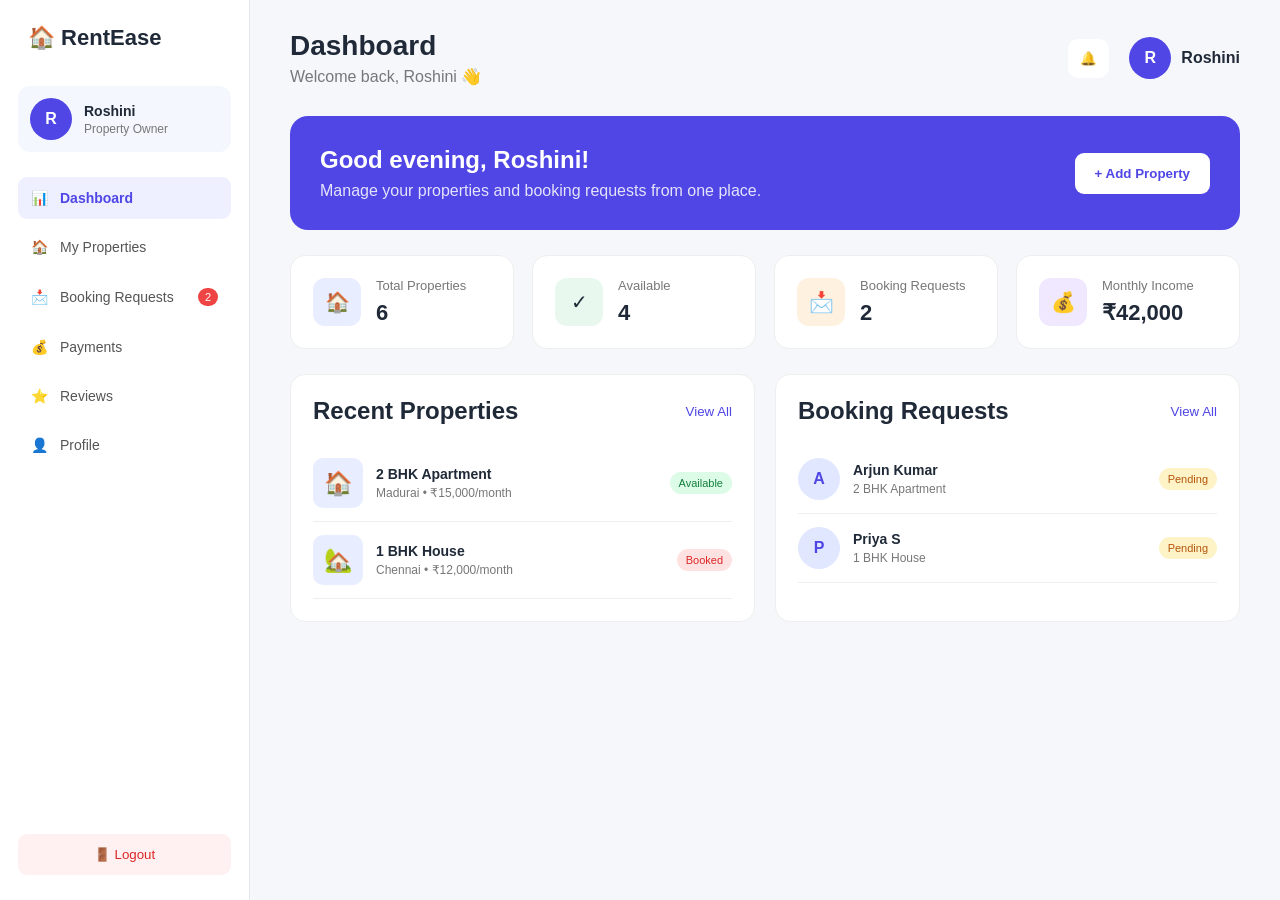
<file: index.html>
<!DOCTYPE html>
<html lang="en">
<head>
    <meta charset="UTF-8">
    <meta name="viewport" content="width=device-width, initial-scale=1.0">

    <title>Property Rental - Owner Dashboard</title>

    <link rel="stylesheet" href="style.css">
</head>

<body>

    <!-- SIDEBAR -->
    <aside class="sidebar">

        <div class="logo">
            🏠 RentEase
        </div>

        <div class="owner-profile">
            <div class="profile-circle">R</div>

            <div>
                <h3>Roshini</h3>
                <p>Property Owner</p>
            </div>
        </div>

        <nav>
            <button class="nav-item active" onclick="showSection('dashboard', this)">
                <span>📊</span> Dashboard
            </button>

            <button class="nav-item" onclick="showSection('properties', this)">
                <span>🏠</span> My Properties
            </button>

            <button class="nav-item" onclick="showSection('bookings', this)">
                <span>📩</span> Booking Requests
                <span class="notification">2</span>
            </button>

            <button class="nav-item">
                <span>💰</span> Payments
            </button>

            <button class="nav-item">
                <span>⭐</span> Reviews
            </button>

            <button class="nav-item">
                <span>👤</span> Profile
            </button>
        </nav>

        <button class="logout">
            🚪 Logout
        </button>

    </aside>


    <!-- MAIN CONTENT -->
    <main class="main-content">

        <!-- TOP BAR -->
        <header class="topbar">

            <div>
                <h1 id="pageTitle">Dashboard</h1>
                <p>Welcome back, Roshini 👋</p>
            </div>

            <div class="top-actions">
                <button class="icon-button">🔔</button>

                <div class="user-mini">
                    <div class="small-circle">R</div>
                    <span>Roshini</span>
                </div>
            </div>

        </header>


        <!-- DASHBOARD -->
        <section id="dashboard" class="section active-section">

            <div class="welcome-card">

                <div>
                    <h2>Good evening, Roshini!</h2>

                    <p>
                        Manage your properties and booking requests
                        from one place.
                    </p>
                </div>

                <button onclick="showSectionById('properties')">
                    + Add Property
                </button>

            </div>


            <!-- STATISTICS -->

            <div class="stats-grid">

                <div class="stat-card">
                    <div class="stat-icon blue">🏠</div>

                    <div>
                        <p>Total Properties</p>
                        <h2>6</h2>
                    </div>
                </div>


                <div class="stat-card">
                    <div class="stat-icon green">✓</div>

                    <div>
                        <p>Available</p>
                        <h2>4</h2>
                    </div>
                </div>


                <div class="stat-card">
                    <div class="stat-icon orange">📩</div>

                    <div>
                        <p>Booking Requests</p>
                        <h2>2</h2>
                    </div>
                </div>


                <div class="stat-card">
                    <div class="stat-icon purple">💰</div>

                    <div>
                        <p>Monthly Income</p>
                        <h2>₹42,000</h2>
                    </div>
                </div>

            </div>


            <!-- QUICK OVERVIEW -->

            <div class="dashboard-grid">

                <div class="panel">

                    <div class="panel-header">
                        <h2>Recent Properties</h2>

                        <button onclick="showSectionById('properties')">
                            View All
                        </button>
                    </div>

                    <div class="mini-property">

                        <div class="mini-image">🏠</div>

                        <div>
                            <h3>2 BHK Apartment</h3>
                            <p>Madurai • ₹15,000/month</p>
                        </div>

                        <span class="available">Available</span>

                    </div>


                    <div class="mini-property">

                        <div class="mini-image">🏡</div>

                        <div>
                            <h3>1 BHK House</h3>
                            <p>Chennai • ₹12,000/month</p>
                        </div>

                        <span class="booked">Booked</span>

                    </div>

                </div>


                <div class="panel">

                    <div class="panel-header">
                        <h2>Booking Requests</h2>

                        <button onclick="showSectionById('bookings')">
                            View All
                        </button>
                    </div>


                    <div class="booking-mini">

                        <div class="tenant-avatar">A</div>

                        <div>
                            <h3>Arjun Kumar</h3>
                            <p>2 BHK Apartment</p>
                        </div>

                        <span class="pending">Pending</span>

                    </div>


                    <div class="booking-mini">

                        <div class="tenant-avatar">P</div>

                        <div>
                            <h3>Priya S</h3>
                            <p>1 BHK House</p>
                        </div>

                        <span class="pending">Pending</span>

                    </div>

                </div>

            </div>

        </section>


        <!-- MY PROPERTIES -->

        <section id="properties" class="section">

            <div class="section-heading">

                <div>
                    <h2>My Properties</h2>
                    <p>Manage your rental properties</p>
                </div>

                <button class="primary-button" onclick="openPropertyModal()">
                    + Add Property
                </button>

            </div>


            <!-- FILTERS -->

            <div class="filter-bar">

                <input
                    type="text"
                    id="propertySearch"
                    placeholder="🔍 Search properties..."
                    onkeyup="searchProperties()"
                >

                <select id="propertyFilter" onchange="filterProperties()">

                    <option value="all">All Properties</option>
                    <option value="available">Available</option>
                    <option value="booked">Booked</option>

                </select>

            </div>


            <!-- PROPERTY CARDS -->

            <div class="property-grid" id="propertyGrid">


                <!-- PROPERTY 1 -->

                <div class="property-card" data-status="available">

                    <div class="property-image house-one">

                        <span class="property-status available">
                            Available
                        </span>

                    </div>

                    <div class="property-content">

                        <h3>2 BHK Apartment</h3>

                        <p class="location">
                            📍 Madurai, Tamil Nadu
                        </p>

                        <div class="property-info">

                            <span>🛏 2 Beds</span>
                            <span>🚿 2 Baths</span>

                        </div>

                        <div class="property-bottom">

                            <strong>₹15,000<span>/month</span></strong>

                            <button
                                class="edit-button"
                                onclick="editProperty('2 BHK Apartment')"
                            >
                                Edit
                            </button>

                        </div>

                    </div>

                </div>


                <!-- PROPERTY 2 -->

                <div class="property-card" data-status="booked">

                    <div class="property-image house-two">

                        <span class="property-status booked">
                            Booked
                        </span>

                    </div>

                    <div class="property-content">

                        <h3>1 BHK House</h3>

                        <p class="location">
                            📍 Chennai, Tamil Nadu
                        </p>

                        <div class="property-info">

                            <span>🛏 1 Bed</span>
                            <span>🚿 1 Bath</span>

                        </div>

                        <div class="property-bottom">

                            <strong>₹12,000<span>/month</span></strong>

                            <button
                                class="edit-button"
                                onclick="editProperty('1 BHK House')"
                            >
                                Edit
                            </button>

                        </div>

                    </div>

                </div>


                <!-- PROPERTY 3 -->

                <div class="property-card" data-status="available">

                    <div class="property-image house-three">

                        <span class="property-status available">
                            Available
                        </span>

                    </div>

                    <div class="property-content">

                        <h3>3 BHK Villa</h3>

                        <p class="location">
                            📍 Trichy, Tamil Nadu
                        </p>

                        <div class="property-info">

                            <span>🛏 3 Beds</span>
                            <span>🚿 3 Baths</span>

                        </div>

                        <div class="property-bottom">

                            <strong>₹18,000<span>/month</span></strong>

                            <button
                                class="edit-button"
                                onclick="editProperty('3 BHK Villa')"
                            >
                                Edit
                            </button>

                        </div>

                    </div>

                </div>

            </div>

        </section>


        <!-- BOOKING REQUESTS -->

        <section id="bookings" class="section">

            <div class="section-heading">

                <div>
                    <h2>Booking Requests</h2>
                    <p>Review and manage tenant requests</p>
                </div>

                <div class="booking-count">
                    2 Pending Requests
                </div>

            </div>


            <!-- BOOKING REQUEST 1 -->

            <div class="booking-card" id="booking1">

                <div class="tenant-section">

                    <div class="large-avatar">
                        A
                    </div>

                    <div>
                        <h2>Arjun Kumar</h2>

                        <p>
                            📧 arjun@email.com
                        </p>

                        <p>
                            📞 +91 98765 43210
                        </p>
                    </div>

                </div>


                <div class="booking-property">

                    <div class="booking-house-image">
                        🏠
                    </div>

                    <div>

                        <h3>2 BHK Apartment</h3>

                        <p>📍 Madurai, Tamil Nadu</p>

                        <p>🛏 2 Bedrooms • 🚿 2 Bathrooms</p>

                    </div>

                </div>


                <div class="booking-details">

                    <div>
                        <span>Monthly Rent</span>
                        <strong>₹15,000</strong>
                    </div>

                    <div>
                        <span>Move-in Date</span>
                        <strong>01 Sep 2026</strong>
                    </div>

                    <div>
                        <span>Request Date</span>
                        <strong>18 Aug 2026</strong>
                    </div>

                </div>


                <div class="booking-actions">

                    <button
                        class="accept-button"
                        onclick="acceptBooking('booking1')"
                    >
                        ✓ Accept Request
                    </button>

                    <button
                        class="reject-button"
                        onclick="rejectBooking('booking1')"
                    >
                        ✕ Reject
                    </button>

                    <button class="view-button">
                        View Details
                    </button>

                </div>

            </div>


            <!-- BOOKING REQUEST 2 -->

            <div class="booking-card" id="booking2">

                <div class="tenant-section">

                    <div class="large-avatar avatar-purple">
                        P
                    </div>

                    <div>

                        <h2>Priya S</h2>

                        <p>
                            📧 priya@email.com
                        </p>

                        <p>
                            📞 +91 91234 56789
                        </p>

                    </div>

                </div>


                <div class="booking-property">

                    <div class="booking-house-image">
                        🏡
                    </div>

                    <div>

                        <h3>1 BHK House</h3>

                        <p>📍 Chennai, Tamil Nadu</p>

                        <p>🛏 1 Bedroom • 🚿 1 Bathroom</p>

                    </div>

                </div>


                <div class="booking-details">

                    <div>
                        <span>Monthly Rent</span>
                        <strong>₹12,000</strong>
                    </div>

                    <div>
                        <span>Move-in Date</span>
                        <strong>05 Sep 2026</strong>
                    </div>

                    <div>
                        <span>Request Date</span>
                        <strong>17 Aug 2026</strong>
                    </div>

                </div>


                <div class="booking-actions">

                    <button
                        class="accept-button"
                        onclick="acceptBooking('booking2')"
                    >
                        ✓ Accept Request
                    </button>

                    <button
                        class="reject-button"
                        onclick="rejectBooking('booking2')"
                    >
                        ✕ Reject
                    </button>

                    <button class="view-button">
                        View Details
                    </button>

                </div>

            </div>

        </section>

    </main>


    <!-- ADD PROPERTY MODAL -->

    <div class="modal-overlay" id="propertyModal">

        <div class="modal">

            <div class="modal-header">

                <div>
                    <h2>Add New Property</h2>
                    <p>Enter your property details</p>
                </div>

                <button onclick="closePropertyModal()">×</button>

            </div>


            <form onsubmit="addProperty(event)">

                <div class="form-group">

                    <label>Property Title</label>

                    <input
                        type="text"
                        id="propertyTitle"
                        placeholder="Example: 2 BHK Apartment"
                        required
                    >

                </div>


                <div class="form-row">

                    <div class="form-group">

                        <label>Property Type</label>

                        <select required>

                            <option value="">Select type</option>
                            <option>Apartment</option>
                            <option>House</option>
                            <option>Villa</option>

                        </select>

                    </div>


                    <div class="form-group">

                        <label>Monthly Rent</label>

                        <input
                            type="number"
                            placeholder="15000"
                            required
                        >

                    </div>

                </div>


                <div class="form-row">

                    <div class="form-group">

                        <label>Location</label>

                        <input
                            type="text"
                            placeholder="Madurai"
                            required
                        >

                    </div>


                    <div class="form-group">

                        <label>Bedrooms</label>

                        <input
                            type="number"
                            min="1"
                            placeholder="2"
                            required
                        >

                    </div>

                </div>


                <div class="form-group">

                    <label>Description</label>

                    <textarea
                        placeholder="Describe your property..."
                    ></textarea>

                </div>


                <div class="form-group">

                    <label>Property Image</label>

                    <div class="upload-box">

                        📷

                        <span>
                            Click to upload property image
                        </span>

                        <input type="file">

                    </div>

                </div>


                <div class="ai-check">

                    <div>
                        <strong>🤖 AI Scam Detection</strong>

                        <p>
                            Your property will be checked for
                            suspicious listing patterns.
                        </p>
                    </div>

                    <span>Enabled</span>

                </div>


                <div class="modal-actions">

                    <button
                        type="button"
                        class="cancel-button"
                        onclick="closePropertyModal()"
                    >
                        Cancel
                    </button>

                    <button
                        type="submit"
                        class="primary-button"
                    >
                        Add Property
                    </button>

                </div>

            </form>

        </div>

    </div>


    <script src="script.js"></script>

</body>
</html>
</file>
<file: style.css>
* {
    margin: 0;
    padding: 0;
    box-sizing: border-box;
}

body {
    font-family: Arial, Helvetica, sans-serif;
    background: #f6f7fb;
    color: #1f2937;
}


/* SIDEBAR */

.sidebar {
    width: 250px;
    height: 100vh;
    background: white;
    position: fixed;
    left: 0;
    top: 0;
    border-right: 1px solid #e5e7eb;
    padding: 25px 18px;
    display: flex;
    flex-direction: column;
}

.logo {
    font-size: 22px;
    font-weight: bold;
    margin-bottom: 35px;
    padding-left: 10px;
}

.owner-profile {
    display: flex;
    align-items: center;
    gap: 12px;
    padding: 12px;
    background: #f5f7ff;
    border-radius: 12px;
    margin-bottom: 25px;
}

.profile-circle,
.small-circle {
    width: 42px;
    height: 42px;
    border-radius: 50%;
    display: flex;
    justify-content: center;
    align-items: center;
    background: #4f46e5;
    color: white;
    font-weight: bold;
}

.owner-profile h3 {
    font-size: 14px;
}

.owner-profile p {
    color: #777;
    font-size: 12px;
    margin-top: 3px;
}

nav {
    display: flex;
    flex-direction: column;
    gap: 7px;
}

.nav-item {
    border: none;
    background: transparent;
    padding: 13px;
    border-radius: 9px;
    text-align: left;
    cursor: pointer;
    font-size: 14px;
    display: flex;
    align-items: center;
    gap: 12px;
    color: #555;
}

.nav-item:hover,
.nav-item.active {
    background: #eef0ff;
    color: #4f46e5;
    font-weight: bold;
}

.notification {
    margin-left: auto;
    background: #ef4444;
    color: white;
    padding: 3px 7px;
    border-radius: 20px;
    font-size: 11px;
}

.logout {
    margin-top: auto;
    padding: 13px;
    border: none;
    background: #fff1f2;
    color: #dc2626;
    border-radius: 9px;
    cursor: pointer;
}


/* MAIN */

.main-content {
    margin-left: 250px;
    padding: 30px 40px;
}

.topbar {
    display: flex;
    justify-content: space-between;
    align-items: center;
    margin-bottom: 30px;
}

.topbar h1 {
    font-size: 28px;
}

.topbar p {
    color: #777;
    margin-top: 5px;
}

.top-actions {
    display: flex;
    align-items: center;
    gap: 20px;
}

.icon-button {
    border: none;
    background: white;
    padding: 12px;
    border-radius: 10px;
    cursor: pointer;
}

.user-mini {
    display: flex;
    align-items: center;
    gap: 10px;
    font-weight: bold;
}


/* SECTIONS */

.section {
    display: none;
}

.active-section {
    display: block;
}


/* WELCOME */

.welcome-card {
    background: #4f46e5;
    color: white;
    padding: 30px;
    border-radius: 18px;
    display: flex;
    justify-content: space-between;
    align-items: center;
    margin-bottom: 25px;
}

.welcome-card h2 {
    margin-bottom: 8px;
}

.welcome-card p {
    opacity: .85;
}

.welcome-card button {
    background: white;
    color: #4f46e5;
    border: none;
    padding: 13px 20px;
    border-radius: 9px;
    font-weight: bold;
    cursor: pointer;
}


/* STATS */

.stats-grid {
    display: grid;
    grid-template-columns: repeat(4, 1fr);
    gap: 18px;
    margin-bottom: 25px;
}

.stat-card {
    background: white;
    padding: 22px;
    border-radius: 15px;
    display: flex;
    gap: 15px;
    align-items: center;
    border: 1px solid #eee;
}

.stat-card p {
    color: #777;
    font-size: 13px;
    margin-bottom: 7px;
}

.stat-card h2 {
    font-size: 22px;
}

.stat-icon {
    width: 48px;
    height: 48px;
    border-radius: 12px;
    display: flex;
    justify-content: center;
    align-items: center;
    font-size: 20px;
}

.blue {
    background: #e8edff;
}

.green {
    background: #e8f8ee;
}

.orange {
    background: #fff1df;
}

.purple {
    background: #f0e8ff;
}


/* PANELS */

.dashboard-grid {
    display: grid;
    grid-template-columns: 1fr 1fr;
    gap: 20px;
}

.panel {
    background: white;
    padding: 22px;
    border-radius: 15px;
    border: 1px solid #eee;
}

.panel-header {
    display: flex;
    justify-content: space-between;
    margin-bottom: 20px;
}

.panel-header button {
    border: none;
    background: transparent;
    color: #4f46e5;
    cursor: pointer;
}

.mini-property,
.booking-mini {
    display: flex;
    align-items: center;
    gap: 13px;
    padding: 13px 0;
    border-bottom: 1px solid #eee;
}

.mini-image {
    width: 50px;
    height: 50px;
    background: #e8edff;
    border-radius: 10px;
    display: flex;
    align-items: center;
    justify-content: center;
    font-size: 23px;
}

.mini-property h3,
.booking-mini h3 {
    font-size: 14px;
}

.mini-property p,
.booking-mini p {
    color: #777;
    font-size: 12px;
    margin-top: 4px;
}

.available,
.booked,
.pending {
    margin-left: auto;
    font-size: 11px;
    padding: 5px 9px;
    border-radius: 20px;
}

.available {
    background: #dcfce7;
    color: #15803d;
}

.booked {
    background: #fee2e2;
    color: #dc2626;
}

.pending {
    background: #fef3c7;
    color: #b45309;
}

.tenant-avatar {
    width: 42px;
    height: 42px;
    border-radius: 50%;
    background: #e0e7ff;
    color: #4f46e5;
    display: flex;
    align-items: center;
    justify-content: center;
    font-weight: bold;
}


/* SECTION HEADING */

.section-heading {
    display: flex;
    justify-content: space-between;
    align-items: center;
    margin-bottom: 25px;
}

.section-heading h2 {
    font-size: 25px;
}

.section-heading p {
    color: #777;
    margin-top: 5px;
}

.primary-button {
    background: #4f46e5;
    color: white;
    border: none;
    padding: 12px 18px;
    border-radius: 9px;
    cursor: pointer;
    font-weight: bold;
}

.primary-button:hover {
    background: #4338ca;
}


/* FILTER */

.filter-bar {
    background: white;
    padding: 15px;
    border-radius: 12px;
    display: flex;
    gap: 15px;
    margin-bottom: 25px;
}

.filter-bar input,
.filter-bar select {
    padding: 12px;
    border: 1px solid #ddd;
    border-radius: 8px;
}

.filter-bar input {
    width: 350px;
}


/* PROPERTY GRID */

.property-grid {
    display: grid;
    grid-template-columns: repeat(3, 1fr);
    gap: 20px;
}

.property-card {
    background: white;
    border-radius: 15px;
    overflow: hidden;
    border: 1px solid #eee;
}

.property-image {
    height: 180px;
    position: relative;
    display: flex;
    justify-content: flex-end;
    padding: 15px;
}

.house-one {
    background: linear-gradient(135deg, #dbeafe, #bfdbfe);
}

.house-two {
    background: linear-gradient(135deg, #fce7f3, #fbcfe8);
}

.house-three {
    background: linear-gradient(135deg, #dcfce7, #bbf7d0);
}

.property-status {
    height: fit-content;
    padding: 6px 10px;
    border-radius: 20px;
    font-size: 11px;
    font-weight: bold;
}

.property-content {
    padding: 18px;
}

.property-content h3 {
    font-size: 17px;
}

.location {
    color: #777;
    font-size: 13px;
    margin: 8px 0;
}

.property-info {
    display: flex;
    gap: 15px;
    font-size: 12px;
    color: #666;
    padding: 10px 0;
    border-bottom: 1px solid #eee;
}

.property-bottom {
    display: flex;
    align-items: center;
    justify-content: space-between;
    margin-top: 13px;
}

.property-bottom strong {
    font-size: 17px;
}

.property-bottom strong span {
    font-size: 11px;
    color: #777;
    font-weight: normal;
}

.edit-button {
    border: 1px solid #ddd;
    background: white;
    padding: 7px 12px;
    border-radius: 7px;
    cursor: pointer;
}


/* BOOKING CARD */

.booking-card {
    background: white;
    padding: 25px;
    border-radius: 15px;
    border: 1px solid #eee;
    margin-bottom: 20px;
}

.tenant-section {
    display: flex;
    align-items: center;
    gap: 15px;
    margin-bottom: 22px;
}

.large-avatar {
    width: 55px;
    height: 55px;
    border-radius: 50%;
    background: #e0e7ff;
    color: #4f46e5;
    display: flex;
    justify-content: center;
    align-items: center;
    font-size: 20px;
    font-weight: bold;
}

.avatar-purple {
    background: #f3e8ff;
    color: #9333ea;
}

.tenant-section h2 {
    font-size: 17px;
}

.tenant-section p {
    color: #777;
    font-size: 12px;
    margin-top: 4px;
}

.booking-property {
    background: #f8f9fc;
    padding: 15px;
    border-radius: 10px;
    display: flex;
    gap: 15px;
    align-items: center;
}

.booking-house-image {
    width: 70px;
    height: 70px;
    background: #e0e7ff;
    border-radius: 10px;
    display: flex;
    justify-content: center;
    align-items: center;
    font-size: 28px;
}

.booking-property h3 {
    margin-bottom: 7px;
}

.booking-property p {
    color: #777;
    font-size: 12px;
    margin-top: 4px;
}

.booking-details {
    display: grid;
    grid-template-columns: repeat(3, 1fr);
    margin: 20px 0;
    padding: 18px 0;
    border-top: 1px solid #eee;
    border-bottom: 1px solid #eee;
}

.booking-details span {
    display: block;
    color: #777;
    font-size: 12px;
    margin-bottom: 5px;
}

.booking-details strong {
    font-size: 14px;
}

.booking-actions {
    display: flex;
    gap: 10px;
}

.booking-actions button {
    padding: 10px 16px;
    border-radius: 8px;
    cursor: pointer;
    font-weight: bold;
}

.accept-button {
    background: #16a34a;
    color: white;
    border: none;
}

.reject-button {
    background: #fee2e2;
    color: #dc2626;
    border: none;
}

.view-button {
    background: white;
    border: 1px solid #ddd;
}


/* BOOKING COUNT */

.booking-count {
    background: #fff7ed;
    color: #c2410c;
    padding: 9px 14px;
    border-radius: 20px;
    font-size: 13px;
}


/* MODAL */

.modal-overlay {
    position: fixed;
    inset: 0;
    background: rgba(0, 0, 0, .45);
    display: none;
    justify-content: center;
    align-items: center;
    padding: 20px;
}

.modal-overlay.show {
    display: flex;
}

.modal {
    background: white;
    width: 600px;
    max-height: 90vh;
    overflow-y: auto;
    border-radius: 16px;
    padding: 25px;
}

.modal-header {
    display: flex;
    justify-content: space-between;
    margin-bottom: 25px;
}

.modal-header h2 {
    font-size: 21px;
}

.modal-header p {
    color: #777;
    font-size: 13px;
    margin-top: 4px;
}

.modal-header button {
    border: none;
    background: #f3f4f6;
    width: 35px;
    height: 35px;
    border-radius: 50%;
    font-size: 22px;
    cursor: pointer;
}

.form-group {
    margin-bottom: 17px;
}

.form-group label {
    display: block;
    font-size: 13px;
    font-weight: bold;
    margin-bottom: 7px;
}

.form-group input,
.form-group select,
.form-group textarea {
    width: 100%;
    padding: 11px;
    border: 1px solid #ddd;
    border-radius: 8px;
    outline: none;
}

.form-group textarea {
    height: 90px;
    resize: vertical;
}

.form-row {
    display: grid;
    grid-template-columns: 1fr 1fr;
    gap: 15px;
}

.upload-box {
    border: 2px dashed #ddd;
    padding: 20px;
    border-radius: 10px;
    text-align: center;
    color: #777;
}

.upload-box input {
    margin-top: 10px;
}

.ai-check {
    background: #eef0ff;
    padding: 15px;
    border-radius: 10px;
    display: flex;
    justify-content: space-between;
    align-items: center;
}

.ai-check p {
    font-size: 11px;
    color: #666;
    margin-top: 4px;
}

.ai-check span {
    color: #4f46e5;
    font-size: 12px;
    font-weight: bold;
}

.modal-actions {
    display: flex;
    justify-content: flex-end;
    gap: 10px;
    margin-top: 25px;
}

.cancel-button {
    border: 1px solid #ddd;
    background: white;
    padding: 12px 18px;
    border-radius: 8px;
    cursor: pointer;
}


/* RESPONSIVE */

@media (max-width: 1100px) {

    .stats-grid {
        grid-template-columns: repeat(2, 1fr);
    }

    .property-grid {
        grid-template-columns: repeat(2, 1fr);
    }
}

@media (max-width: 800px) {

    .sidebar {
        width: 70px;
        padding: 15px 10px;
    }

    .logo {
        font-size: 0;
    }

    .logo::first-letter {
        font-size: 25px;
    }

    .owner-profile div:last-child,
    .nav-item {
        font-size: 0;
    }

    .nav-item span:first-child {
        font-size: 18px;
    }

    .logout {
        font-size: 0;
    }

    .main-content {
        margin-left: 70px;
        padding: 20px;
    }

    .dashboard-grid,
    .property-grid {
        grid-template-columns: 1fr;
    }
}
</file>
<file: frontend/owner/style.css>
* {
    margin: 0;
    padding: 0;
    box-sizing: border-box;
}

body {
    font-family: Arial, Helvetica, sans-serif;
    background: #f6f7fb;
    color: #1f2937;
}


/* SIDEBAR */

.sidebar {
    width: 250px;
    height: 100vh;
    background: white;
    position: fixed;
    left: 0;
    top: 0;
    border-right: 1px solid #e5e7eb;
    padding: 25px 18px;
    display: flex;
    flex-direction: column;
}

.logo {
    font-size: 22px;
    font-weight: bold;
    margin-bottom: 35px;
    padding-left: 10px;
}

.owner-profile {
    display: flex;
    align-items: center;
    gap: 12px;
    padding: 12px;
    background: #f5f7ff;
    border-radius: 12px;
    margin-bottom: 25px;
}

.profile-circle,
.small-circle {
    width: 42px;
    height: 42px;
    border-radius: 50%;
    display: flex;
    justify-content: center;
    align-items: center;
    background: #4f46e5;
    color: white;
    font-weight: bold;
}

.owner-profile h3 {
    font-size: 14px;
}

.owner-profile p {
    color: #777;
    font-size: 12px;
    margin-top: 3px;
}

nav {
    display: flex;
    flex-direction: column;
    gap: 7px;
}

.nav-item {
    border: none;
    background: transparent;
    padding: 13px;
    border-radius: 9px;
    text-align: left;
    cursor: pointer;
    font-size: 14px;
    display: flex;
    align-items: center;
    gap: 12px;
    color: #555;
}

.nav-item:hover,
.nav-item.active {
    background: #eef0ff;
    color: #4f46e5;
    font-weight: bold;
}

.notification {
    margin-left: auto;
    background: #ef4444;
    color: white;
    padding: 3px 7px;
    border-radius: 20px;
    font-size: 11px;
}

.logout {
    margin-top: auto;
    padding: 13px;
    border: none;
    background: #fff1f2;
    color: #dc2626;
    border-radius: 9px;
    cursor: pointer;
}


/* MAIN */

.main-content {
    margin-left: 250px;
    padding: 30px 40px;
}

.topbar {
    display: flex;
    justify-content: space-between;
    align-items: center;
    margin-bottom: 30px;
}

.topbar h1 {
    font-size: 28px;
}

.topbar p {
    color: #777;
    margin-top: 5px;
}

.top-actions {
    display: flex;
    align-items: center;
    gap: 20px;
}

.icon-button {
    border: none;
    background: white;
    padding: 12px;
    border-radius: 10px;
    cursor: pointer;
}

.user-mini {
    display: flex;
    align-items: center;
    gap: 10px;
    font-weight: bold;
}


/* SECTIONS */

.section {
    display: none;
}

.active-section {
    display: block;
}


/* WELCOME */

.welcome-card {
    background: #4f46e5;
    color: white;
    padding: 30px;
    border-radius: 18px;
    display: flex;
    justify-content: space-between;
    align-items: center;
    margin-bottom: 25px;
}

.welcome-card h2 {
    margin-bottom: 8px;
}

.welcome-card p {
    opacity: .85;
}

.welcome-card button {
    background: white;
    color: #4f46e5;
    border: none;
    padding: 13px 20px;
    border-radius: 9px;
    font-weight: bold;
    cursor: pointer;
}


/* STATS */

.stats-grid {
    display: grid;
    grid-template-columns: repeat(4, 1fr);
    gap: 18px;
    margin-bottom: 25px;
}

.stat-card {
    background: white;
    padding: 22px;
    border-radius: 15px;
    display: flex;
    gap: 15px;
    align-items: center;
    border: 1px solid #eee;
}

.stat-card p {
    color: #777;
    font-size: 13px;
    margin-bottom: 7px;
}

.stat-card h2 {
    font-size: 22px;
}

.stat-icon {
    width: 48px;
    height: 48px;
    border-radius: 12px;
    display: flex;
    justify-content: center;
    align-items: center;
    font-size: 20px;
}

.blue {
    background: #e8edff;
}

.green {
    background: #e8f8ee;
}

.orange {
    background: #fff1df;
}

.purple {
    background: #f0e8ff;
}


/* PANELS */

.dashboard-grid {
    display: grid;
    grid-template-columns: 1fr 1fr;
    gap: 20px;
}

.panel {
    background: white;
    padding: 22px;
    border-radius: 15px;
    border: 1px solid #eee;
}

.panel-header {
    display: flex;
    justify-content: space-between;
    margin-bottom: 20px;
}

.panel-header button {
    border: none;
    background: transparent;
    color: #4f46e5;
    cursor: pointer;
}

.mini-property,
.booking-mini {
    display: flex;
    align-items: center;
    gap: 13px;
    padding: 13px 0;
    border-bottom: 1px solid #eee;
}

.mini-image {
    width: 50px;
    height: 50px;
    background: #e8edff;
    border-radius: 10px;
    display: flex;
    align-items: center;
    justify-content: center;
    font-size: 23px;
}

.mini-property h3,
.booking-mini h3 {
    font-size: 14px;
}

.mini-property p,
.booking-mini p {
    color: #777;
    font-size: 12px;
    margin-top: 4px;
}

.available,
.booked,
.pending {
    margin-left: auto;
    font-size: 11px;
    padding: 5px 9px;
    border-radius: 20px;
}

.available {
    background: #dcfce7;
    color: #15803d;
}

.booked {
    background: #fee2e2;
    color: #dc2626;
}

.pending {
    background: #fef3c7;
    color: #b45309;
}

.tenant-avatar {
    width: 42px;
    height: 42px;
    border-radius: 50%;
    background: #e0e7ff;
    color: #4f46e5;
    display: flex;
    align-items: center;
    justify-content: center;
    font-weight: bold;
}


/* SECTION HEADING */

.section-heading {
    display: flex;
    justify-content: space-between;
    align-items: center;
    margin-bottom: 25px;
}

.section-heading h2 {
    font-size: 25px;
}

.section-heading p {
    color: #777;
    margin-top: 5px;
}

.primary-button {
    background: #4f46e5;
    color: white;
    border: none;
    padding: 12px 18px;
    border-radius: 9px;
    cursor: pointer;
    font-weight: bold;
}

.primary-button:hover {
    background: #4338ca;
}


/* FILTER */

.filter-bar {
    background: white;
    padding: 15px;
    border-radius: 12px;
    display: flex;
    gap: 15px;
    margin-bottom: 25px;
}

.filter-bar input,
.filter-bar select {
    padding: 12px;
    border: 1px solid #ddd;
    border-radius: 8px;
}

.filter-bar input {
    width: 350px;
}


/* PROPERTY GRID */

.property-grid {
    display: grid;
    grid-template-columns: repeat(3, 1fr);
    gap: 20px;
}

.property-card {
    background: white;
    border-radius: 15px;
    overflow: hidden;
    border: 1px solid #eee;
}

.property-image {
    height: 180px;
    position: relative;
    display: flex;
    justify-content: flex-end;
    padding: 15px;
}

.house-one {
    background: linear-gradient(135deg, #dbeafe, #bfdbfe);
}

.house-two {
    background: linear-gradient(135deg, #fce7f3, #fbcfe8);
}

.house-three {
    background: linear-gradient(135deg, #dcfce7, #bbf7d0);
}

.property-status {
    height: fit-content;
    padding: 6px 10px;
    border-radius: 20px;
    font-size: 11px;
    font-weight: bold;
}

.property-content {
    padding: 18px;
}

.property-content h3 {
    font-size: 17px;
}

.location {
    color: #777;
    font-size: 13px;
    margin: 8px 0;
}

.property-info {
    display: flex;
    gap: 15px;
    font-size: 12px;
    color: #666;
    padding: 10px 0;
    border-bottom: 1px solid #eee;
}

.property-bottom {
    display: flex;
    align-items: center;
    justify-content: space-between;
    margin-top: 13px;
}

.property-bottom strong {
    font-size: 17px;
}

.property-bottom strong span {
    font-size: 11px;
    color: #777;
    font-weight: normal;
}

.edit-button {
    border: 1px solid #ddd;
    background: white;
    padding: 7px 12px;
    border-radius: 7px;
    cursor: pointer;
}


/* BOOKING CARD */

.booking-card {
    background: white;
    padding: 25px;
    border-radius: 15px;
    border: 1px solid #eee;
    margin-bottom: 20px;
}

.tenant-section {
    display: flex;
    align-items: center;
    gap: 15px;
    margin-bottom: 22px;
}

.large-avatar {
    width: 55px;
    height: 55px;
    border-radius: 50%;
    background: #e0e7ff;
    color: #4f46e5;
    display: flex;
    justify-content: center;
    align-items: center;
    font-size: 20px;
    font-weight: bold;
}

.avatar-purple {
    background: #f3e8ff;
    color: #9333ea;
}

.tenant-section h2 {
    font-size: 17px;
}

.tenant-section p {
    color: #777;
    font-size: 12px;
    margin-top: 4px;
}

.booking-property {
    background: #f8f9fc;
    padding: 15px;
    border-radius: 10px;
    display: flex;
    gap: 15px;
    align-items: center;
}

.booking-house-image {
    width: 70px;
    height: 70px;
    background: #e0e7ff;
    border-radius: 10px;
    display: flex;
    justify-content: center;
    align-items: center;
    font-size: 28px;
}

.booking-property h3 {
    margin-bottom: 7px;
}

.booking-property p {
    color: #777;
    font-size: 12px;
    margin-top: 4px;
}

.booking-details {
    display: grid;
    grid-template-columns: repeat(3, 1fr);
    margin: 20px 0;
    padding: 18px 0;
    border-top: 1px solid #eee;
    border-bottom: 1px solid #eee;
}

.booking-details span {
    display: block;
    color: #777;
    font-size: 12px;
    margin-bottom: 5px;
}

.booking-details strong {
    font-size: 14px;
}

.booking-actions {
    display: flex;
    gap: 10px;
}

.booking-actions button {
    padding: 10px 16px;
    border-radius: 8px;
    cursor: pointer;
    font-weight: bold;
}

.accept-button {
    background: #16a34a;
    color: white;
    border: none;
}

.reject-button {
    background: #fee2e2;
    color: #dc2626;
    border: none;
}

.view-button {
    background: white;
    border: 1px solid #ddd;
}


/* BOOKING COUNT */

.booking-count {
    background: #fff7ed;
    color: #c2410c;
    padding: 9px 14px;
    border-radius: 20px;
    font-size: 13px;
}


/* MODAL */

.modal-overlay {
    position: fixed;
    inset: 0;
    background: rgba(0, 0, 0, .45);
    display: none;
    justify-content: center;
    align-items: center;
    padding: 20px;
}

.modal-overlay.show {
    display: flex;
}

.modal {
    background: white;
    width: 600px;
    max-height: 90vh;
    overflow-y: auto;
    border-radius: 16px;
    padding: 25px;
}

.modal-header {
    display: flex;
    justify-content: space-between;
    margin-bottom: 25px;
}

.modal-header h2 {
    font-size: 21px;
}

.modal-header p {
    color: #777;
    font-size: 13px;
    margin-top: 4px;
}

.modal-header button {
    border: none;
    background: #f3f4f6;
    width: 35px;
    height: 35px;
    border-radius: 50%;
    font-size: 22px;
    cursor: pointer;
}

.form-group {
    margin-bottom: 17px;
}

.form-group label {
    display: block;
    font-size: 13px;
    font-weight: bold;
    margin-bottom: 7px;
}

.form-group input,
.form-group select,
.form-group textarea {
    width: 100%;
    padding: 11px;
    border: 1px solid #ddd;
    border-radius: 8px;
    outline: none;
}

.form-group textarea {
    height: 90px;
    resize: vertical;
}

.form-row {
    display: grid;
    grid-template-columns: 1fr 1fr;
    gap: 15px;
}

.upload-box {
    border: 2px dashed #ddd;
    padding: 20px;
    border-radius: 10px;
    text-align: center;
    color: #777;
}

.upload-box input {
    margin-top: 10px;
}

.ai-check {
    background: #eef0ff;
    padding: 15px;
    border-radius: 10px;
    display: flex;
    justify-content: space-between;
    align-items: center;
}

.ai-check p {
    font-size: 11px;
    color: #666;
    margin-top: 4px;
}

.ai-check span {
    color: #4f46e5;
    font-size: 12px;
    font-weight: bold;
}

.modal-actions {
    display: flex;
    justify-content: flex-end;
    gap: 10px;
    margin-top: 25px;
}

.cancel-button {
    border: 1px solid #ddd;
    background: white;
    padding: 12px 18px;
    border-radius: 8px;
    cursor: pointer;
}


/* RESPONSIVE */

@media (max-width: 1100px) {

    .stats-grid {
        grid-template-columns: repeat(2, 1fr);
    }

    .property-grid {
        grid-template-columns: repeat(2, 1fr);
    }
}

@media (max-width: 800px) {

    .sidebar {
        width: 70px;
        padding: 15px 10px;
    }

    .logo {
        font-size: 0;
    }

    .logo::first-letter {
        font-size: 25px;
    }

    .owner-profile div:last-child,
    .nav-item {
        font-size: 0;
    }

    .nav-item span:first-child {
        font-size: 18px;
    }

    .logout {
        font-size: 0;
    }

    .main-content {
        margin-left: 70px;
        padding: 20px;
    }

    .dashboard-grid,
    .property-grid {
        grid-template-columns: 1fr;
    }
}
</file>
